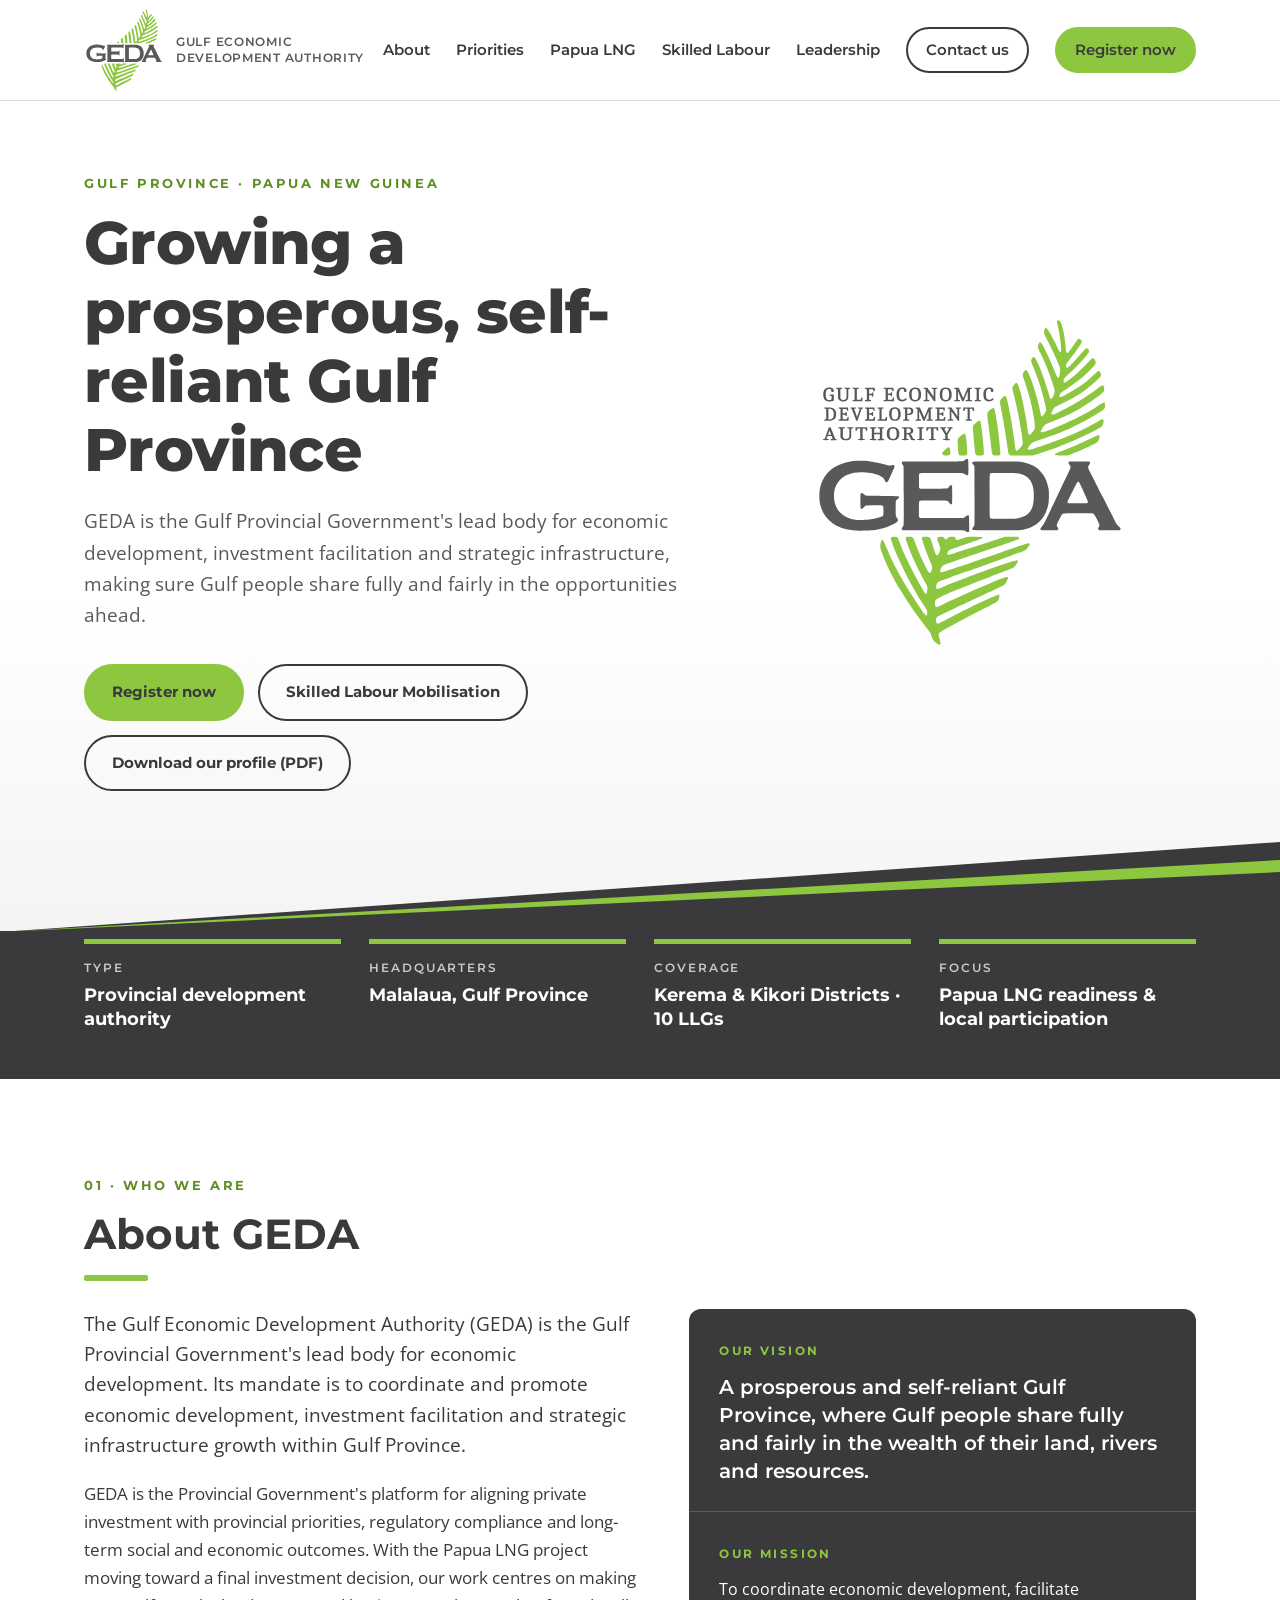
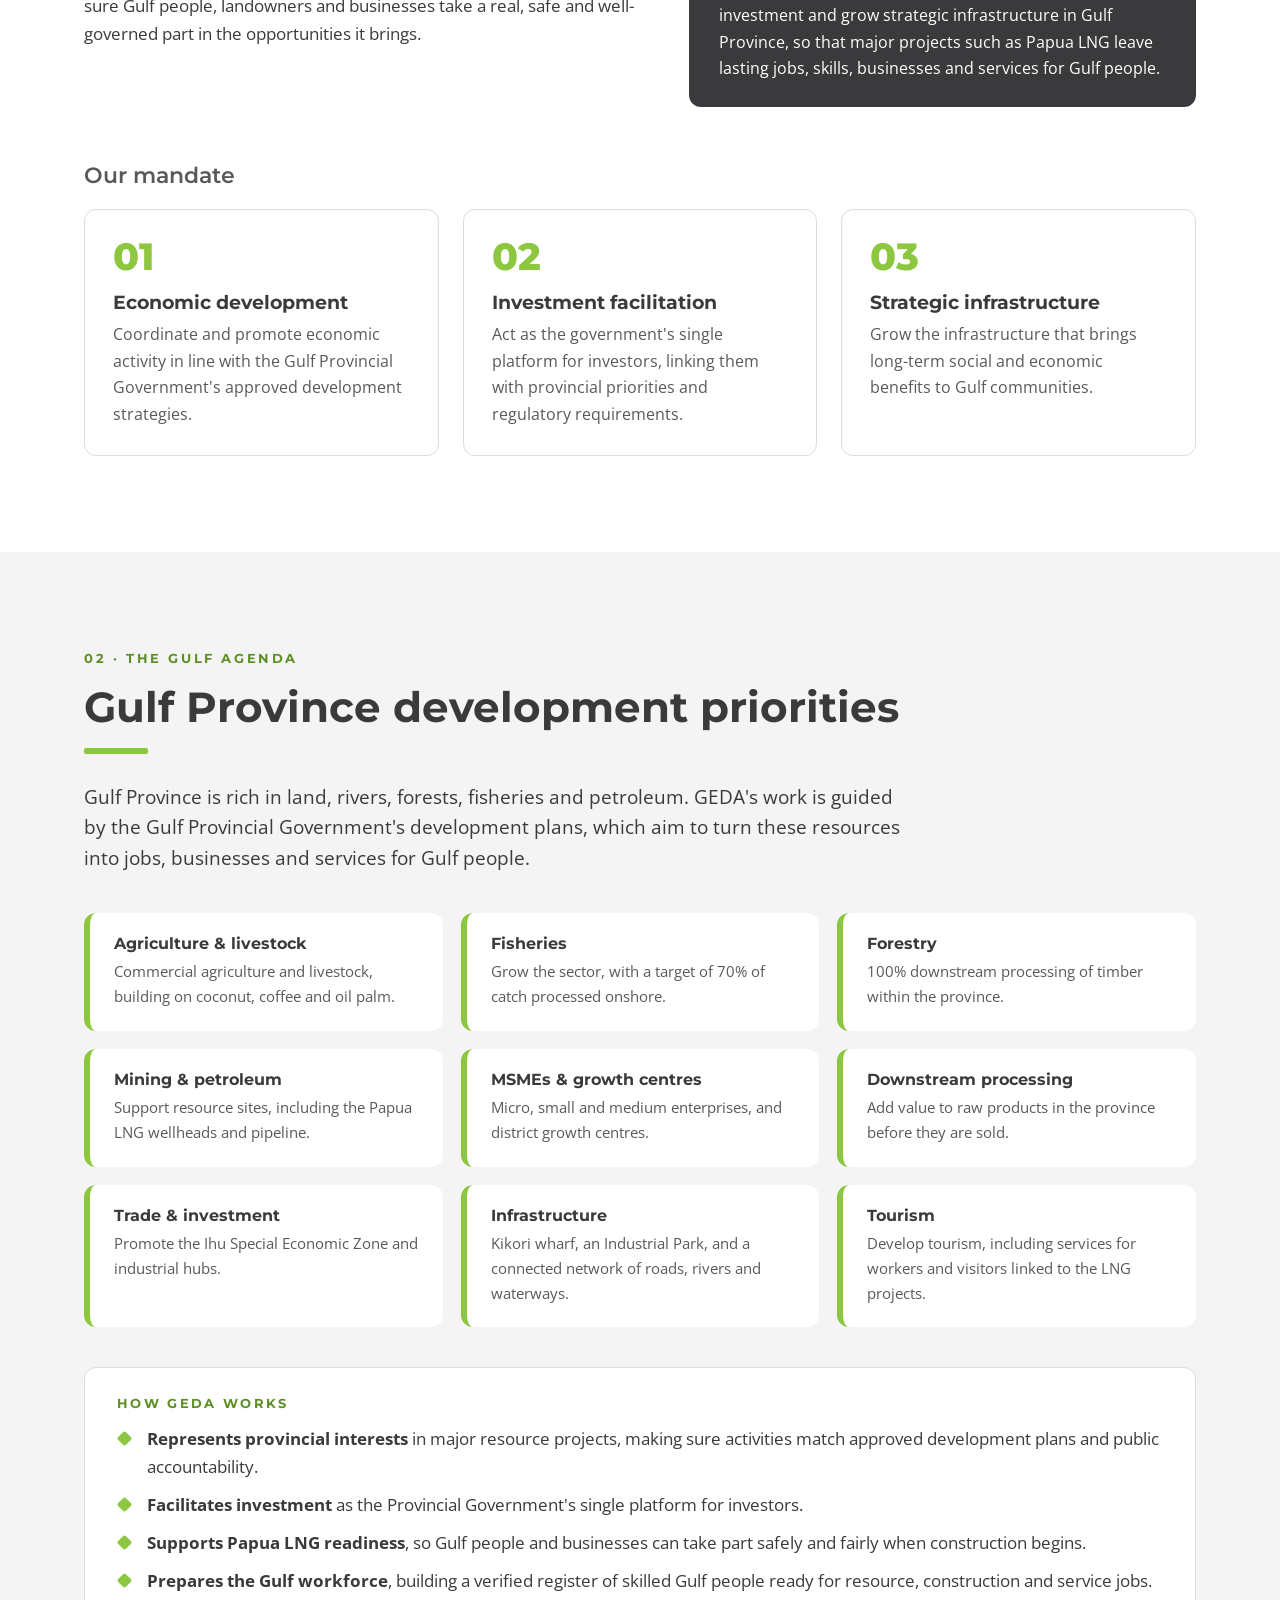
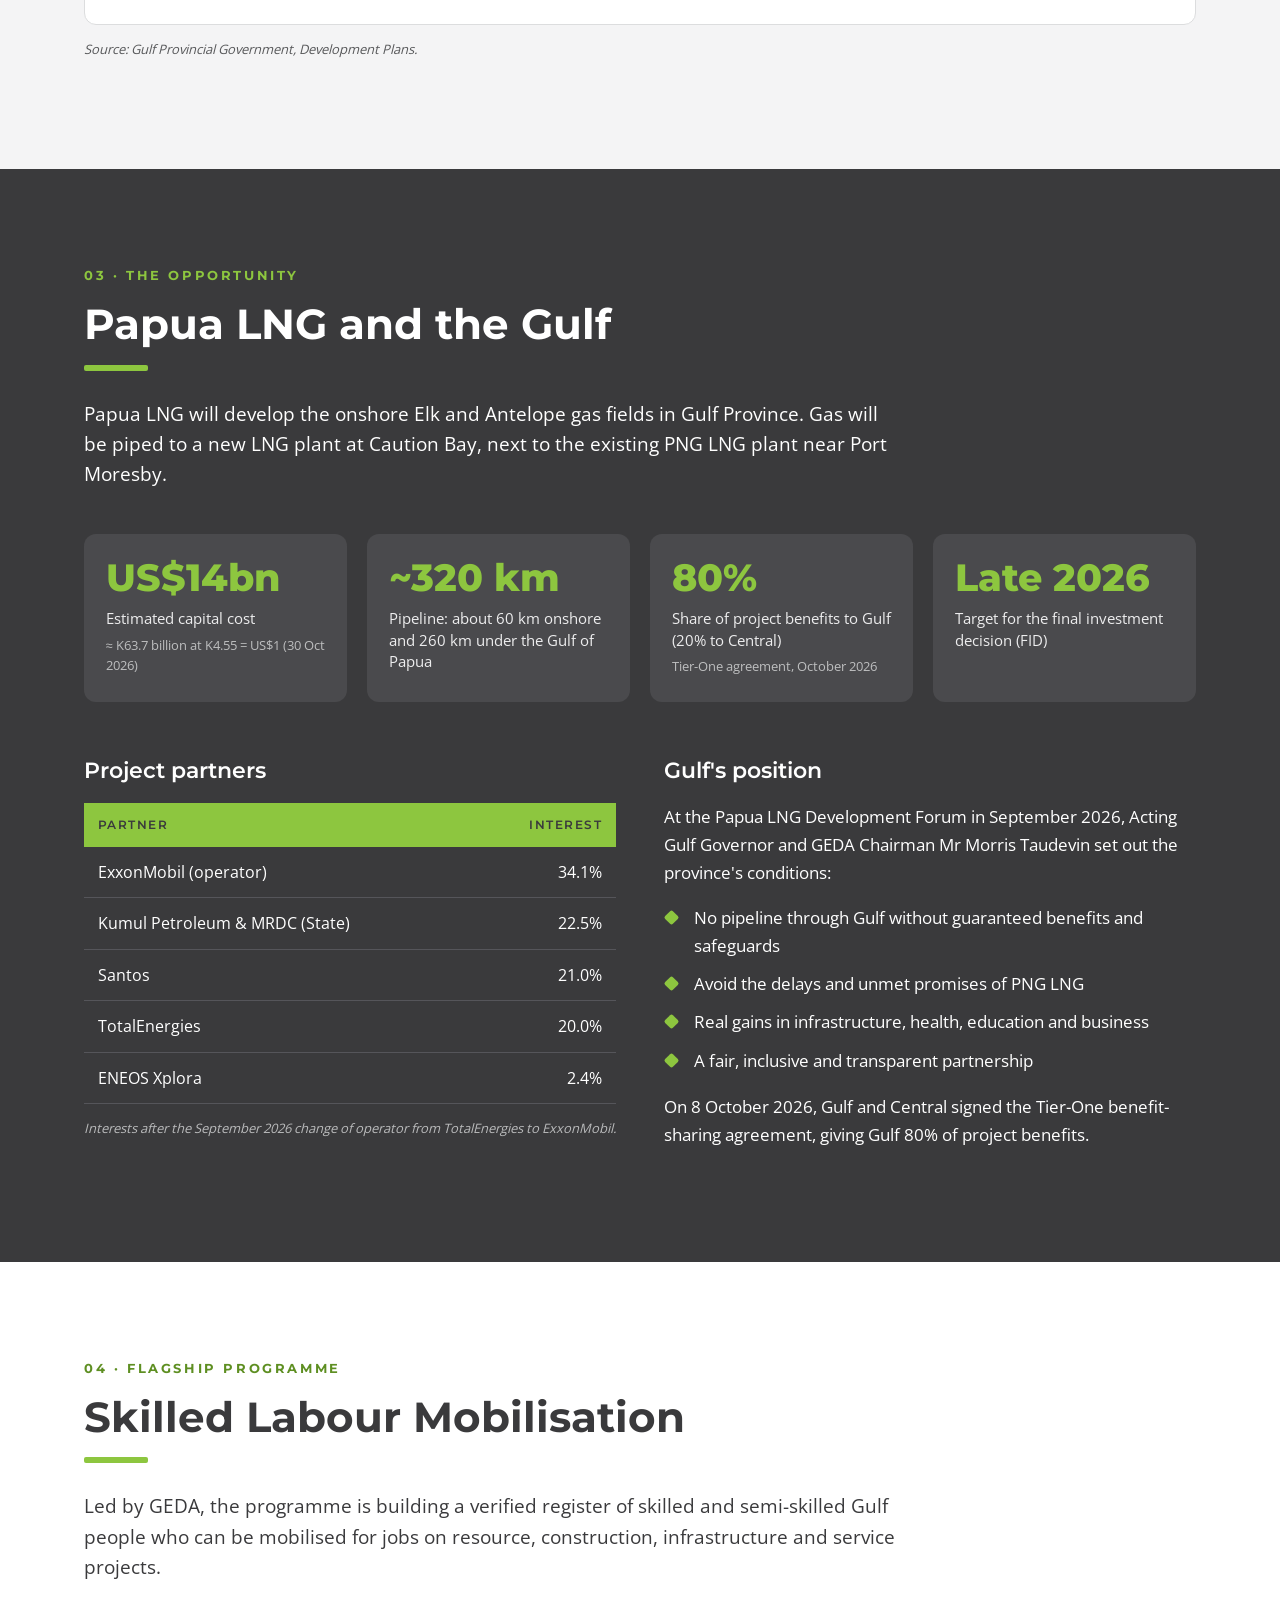
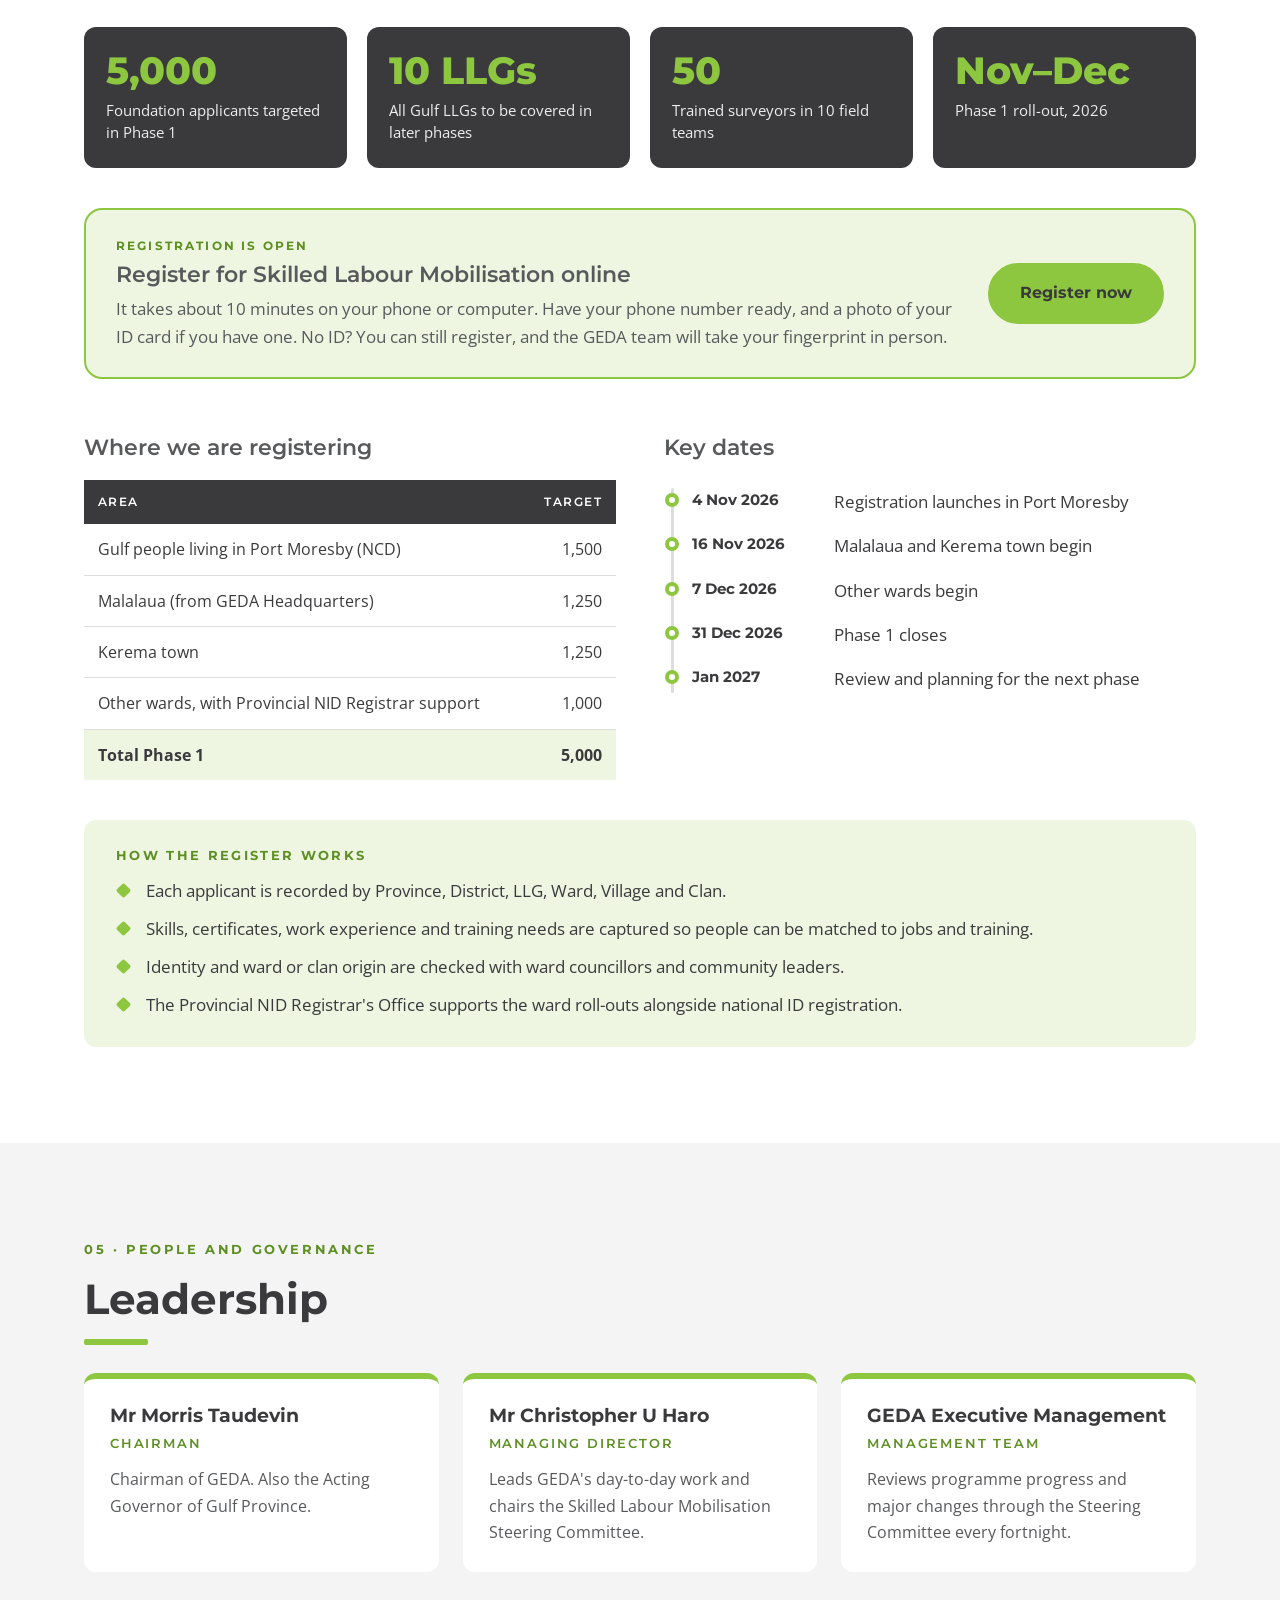
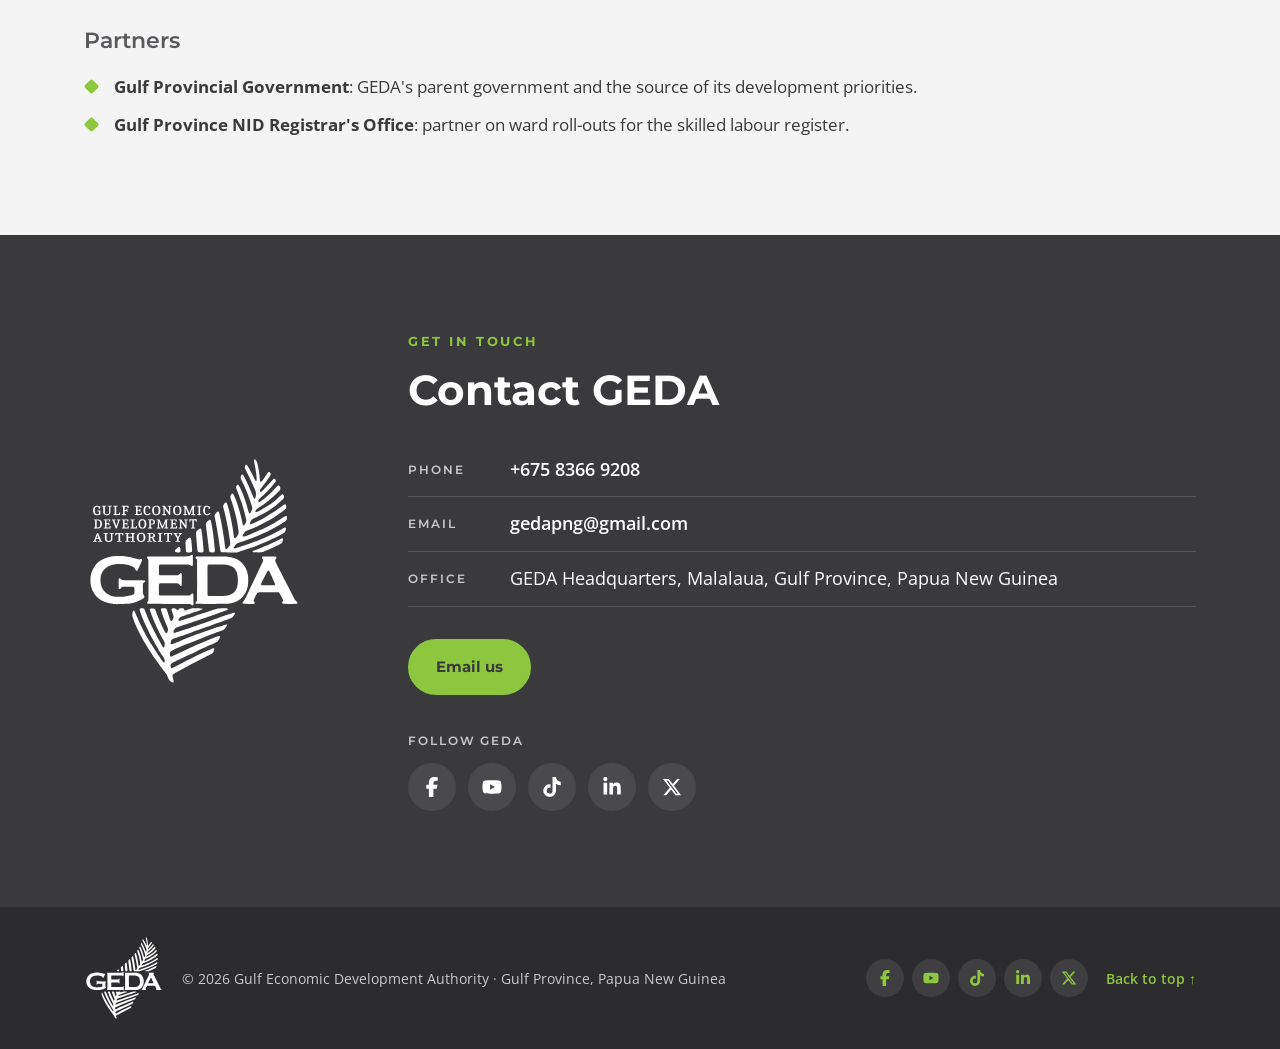
<file: index.html>
<!doctype html>
<html lang="en">
<head>
  <meta charset="utf-8">
  <meta name="viewport" content="width=device-width, initial-scale=1">
  <title>GEDA – Gulf Economic Development Authority</title>
  <meta name="description" content="The Gulf Economic Development Authority (GEDA) is the Gulf Provincial Government's lead body for economic development, investment facilitation and strategic infrastructure in Gulf Province, Papua New Guinea.">
  <meta name="theme-color" content="#3A3A3C">
  <link rel="icon" type="image/svg+xml" href="assets/img/favicon.svg">
  <link rel="apple-touch-icon" href="assets/img/apple-touch-icon.png">

  <!-- Social sharing preview -->
  <link rel="canonical" href="https://gedapng.org/">
  <meta property="og:type" content="website">
  <meta property="og:site_name" content="GEDA – Gulf Economic Development Authority">
  <meta property="og:url" content="https://gedapng.org/">
  <meta property="og:title" content="GEDA – Gulf Economic Development Authority">
  <meta property="og:description" content="Making sure Gulf people share fully and fairly in the opportunities of Papua LNG and the growth of Gulf Province.">
  <meta property="og:image" content="https://gedapng.org/assets/img/og-image.png">
  <meta property="og:image:type" content="image/png">
  <meta property="og:image:width" content="1200">
  <meta property="og:image:height" content="630">
  <meta property="og:image:alt" content="GEDA logo with the words Gulf Economic Development Authority, Gulf Province, Papua New Guinea">
  <meta property="og:locale" content="en_GB">
  <meta name="twitter:card" content="summary_large_image">
  <meta name="twitter:title" content="GEDA – Gulf Economic Development Authority">
  <meta name="twitter:description" content="Making sure Gulf people share fully and fairly in the opportunities of Papua LNG and the growth of Gulf Province.">
  <meta name="twitter:image" content="https://gedapng.org/assets/img/og-image.png">
  <meta name="twitter:site" content="@Gedapng">

  <!-- Organisation details for search engines -->
  <script type="application/ld+json">
{
  "@context": "https://schema.org",
  "@type": "GovernmentOrganization",
  "name": "Gulf Economic Development Authority",
  "alternateName": "GEDA",
  "url": "https://gedapng.org/",
  "logo": "https://gedapng.org/assets/img/apple-touch-icon.png",
  "email": "gedapng@gmail.com",
  "telephone": "+675 8366 9208",
  "address": {
    "@type": "PostalAddress",
    "addressLocality": "Malalaua",
    "addressRegion": "Gulf Province",
    "addressCountry": "PG"
  },
  "sameAs": [
    "https://www.facebook.com/GEDA.pg",
    "https://www.youtube.com/@gedapng",
    "https://www.tiktok.com/@gedapng",
    "https://www.linkedin.com/company/gedapng/",
    "https://x.com/Gedapng"
  ]
}
  </script>

  <link rel="preload" href="assets/fonts/montserrat-latin-700-normal.woff2" as="font" type="font/woff2" crossorigin>
  <link rel="preload" href="assets/fonts/open-sans-latin-400-normal.woff2" as="font" type="font/woff2" crossorigin>
  <link rel="stylesheet" href="styles.css">
</head>
<body>

<a class="skip" href="#main">Skip to content</a>

<!-- ===== Header ===== -->
<header class="site-header" id="top">
  <div class="wrap header-inner">
    <a class="brand" href="#top" aria-label="GEDA home">
      <img src="assets/img/geda-logo-full-colour-no-tagline.svg" alt="GEDA" width="80" height="86">
      <span class="brand-name">Gulf Economic<br>Development Authority</span>
    </a>
    <button class="nav-toggle" aria-expanded="false" aria-controls="site-nav" aria-label="Open menu">
      <span></span><span></span><span></span>
    </button>
    <nav class="site-nav" id="site-nav" aria-label="Main">
      <a href="#about">About</a>
      <a href="#priorities">Priorities</a>
      <a href="#papua-lng">Papua LNG</a>
      <a href="#skilled-labour">Skilled Labour</a>
      <a href="#leadership">Leadership</a>
      <a class="btn btn-small btn-ghost" href="#contact">Contact us</a>
      <a class="btn btn-small" href="register/">Register now</a>
    </nav>
  </div>
</header>

<main id="main">

<!-- ===== Hero ===== -->
<section class="hero">
  <div class="wrap hero-inner">
    <div class="hero-text">
      <p class="eyebrow">Gulf Province · Papua New Guinea</p>
      <h1>Growing a prosperous, self-reliant Gulf Province</h1>
      <p class="hero-lead">GEDA is the Gulf Provincial Government's lead body for economic development, investment facilitation and strategic infrastructure, making sure Gulf people share fully and fairly in the opportunities ahead.</p>
      <div class="hero-actions">
        <a class="btn" href="register/">Register now</a>
        <a class="btn btn-ghost" href="#skilled-labour">Skilled Labour Mobilisation</a>
        <a class="btn btn-ghost" href="assets/docs/geda-organisation-profile-2026.pdf" download>Download our profile (PDF)</a>
      </div>
    </div>
    <div class="hero-logo">
      <img src="assets/img/geda-logo-full-colour.svg" alt="GEDA – Gulf Economic Development Authority logo" width="320" height="343">
    </div>
  </div>
  <svg class="hero-wedge" viewBox="0 0 1440 90" preserveAspectRatio="none" aria-hidden="true">
    <polygon points="0,90 1440,0 1440,90" fill="#3A3A3C"/>
    <polygon points="0,90 1440,18 1440,30" fill="#8DC63F"/>
  </svg>
</section>

<!-- ===== Facts band ===== -->
<section class="facts" aria-label="GEDA at a glance">
  <div class="wrap facts-grid">
    <div><span class="k">Type</span><span class="v">Provincial development authority</span></div>
    <div><span class="k">Headquarters</span><span class="v">Malalaua, Gulf Province</span></div>
    <div><span class="k">Coverage</span><span class="v">Kerema &amp; Kikori Districts · 10 LLGs</span></div>
    <div><span class="k">Focus</span><span class="v">Papua LNG readiness &amp; local participation</span></div>
  </div>
</section>

<!-- ===== About ===== -->
<section class="section" id="about">
  <div class="wrap">
    <p class="kicker">01 · Who we are</p>
    <h2>About GEDA</h2>
    <div class="about-grid">
      <div>
        <p class="lead">The Gulf Economic Development Authority (GEDA) is the Gulf Provincial Government's lead body for economic development. Its mandate is to coordinate and promote economic development, investment facilitation and strategic infrastructure growth within Gulf Province.</p>
        <p>GEDA is the Provincial Government's platform for aligning private investment with provincial priorities, regulatory compliance and long-term social and economic outcomes. With the Papua LNG project moving toward a final investment decision, our work centres on making sure Gulf people, landowners and businesses take a real, safe and well-governed part in the opportunities it brings.</p>
      </div>
      <div class="vm">
        <div class="vm-item vm-vision">
          <span class="k">Our vision</span>
          <p>A prosperous and self-reliant Gulf Province, where Gulf people share fully and fairly in the wealth of their land, rivers and resources.</p>
        </div>
        <div class="vm-item">
          <span class="k">Our mission</span>
          <p>To coordinate economic development, facilitate investment and grow strategic infrastructure in Gulf Province, so that major projects such as Papua LNG leave lasting jobs, skills, businesses and services for Gulf people.</p>
        </div>
      </div>
    </div>

    <h3>Our mandate</h3>
    <div class="cards cards-3">
      <article class="card">
        <span class="num">01</span>
        <h4>Economic development</h4>
        <p>Coordinate and promote economic activity in line with the Gulf Provincial Government's approved development strategies.</p>
      </article>
      <article class="card">
        <span class="num">02</span>
        <h4>Investment facilitation</h4>
        <p>Act as the government's single platform for investors, linking them with provincial priorities and regulatory requirements.</p>
      </article>
      <article class="card">
        <span class="num">03</span>
        <h4>Strategic infrastructure</h4>
        <p>Grow the infrastructure that brings long-term social and economic benefits to Gulf communities.</p>
      </article>
    </div>
  </div>
</section>

<!-- ===== Priorities ===== -->
<section class="section section-tint" id="priorities">
  <div class="wrap">
    <p class="kicker">02 · The Gulf agenda</p>
    <h2>Gulf Province development priorities</h2>
    <p class="lead narrow">Gulf Province is rich in land, rivers, forests, fisheries and petroleum. GEDA's work is guided by the Gulf Provincial Government's development plans, which aim to turn these resources into jobs, businesses and services for Gulf people.</p>

    <div class="prio-grid">
      <div class="prio"><h4>Agriculture &amp; livestock</h4><p>Commercial agriculture and livestock, building on coconut, coffee and oil palm.</p></div>
      <div class="prio"><h4>Fisheries</h4><p>Grow the sector, with a target of 70% of catch processed onshore.</p></div>
      <div class="prio"><h4>Forestry</h4><p>100% downstream processing of timber within the province.</p></div>
      <div class="prio"><h4>Mining &amp; petroleum</h4><p>Support resource sites, including the Papua LNG wellheads and pipeline.</p></div>
      <div class="prio"><h4>MSMEs &amp; growth centres</h4><p>Micro, small and medium enterprises, and district growth centres.</p></div>
      <div class="prio"><h4>Downstream processing</h4><p>Add value to raw products in the province before they are sold.</p></div>
      <div class="prio"><h4>Trade &amp; investment</h4><p>Promote the Ihu Special Economic Zone and industrial hubs.</p></div>
      <div class="prio"><h4>Infrastructure</h4><p>Kikori wharf, an Industrial Park, and a connected network of roads, rivers and waterways.</p></div>
      <div class="prio"><h4>Tourism</h4><p>Develop tourism, including services for workers and visitors linked to the LNG projects.</p></div>
    </div>

    <div class="callout">
      <h4>How GEDA works</h4>
      <ul class="ticks">
        <li><b>Represents provincial interests</b> in major resource projects, making sure activities match approved development plans and public accountability.</li>
        <li><b>Facilitates investment</b> as the Provincial Government's single platform for investors.</li>
        <li><b>Supports Papua LNG readiness</b>, so Gulf people and businesses can take part safely and fairly when construction begins.</li>
        <li><b>Prepares the Gulf workforce</b>, building a verified register of skilled Gulf people ready for resource, construction and service jobs.</li>
      </ul>
    </div>
    <p class="source">Source: Gulf Provincial Government, Development Plans.</p>
  </div>
</section>

<!-- ===== Papua LNG ===== -->
<section class="section section-dark" id="papua-lng">
  <div class="wrap">
    <p class="kicker">03 · The opportunity</p>
    <h2>Papua LNG and the Gulf</h2>
    <p class="lead narrow">Papua LNG will develop the onshore Elk and Antelope gas fields in Gulf Province. Gas will be piped to a new LNG plant at Caution Bay, next to the existing PNG LNG plant near Port Moresby.</p>

    <div class="stats">
      <div class="stat"><span class="big">US$14bn</span><span class="lbl">Estimated capital cost</span><span class="sm">≈ K63.7 billion at K4.55 = US$1 (30 Oct 2026)</span></div>
      <div class="stat"><span class="big">~320 km</span><span class="lbl">Pipeline: about 60 km onshore and 260 km under the Gulf of Papua</span></div>
      <div class="stat"><span class="big">80%</span><span class="lbl">Share of project benefits to Gulf (20% to Central)</span><span class="sm">Tier-One agreement, October 2026</span></div>
      <div class="stat"><span class="big">Late 2026</span><span class="lbl">Target for the final investment decision (FID)</span></div>
    </div>

    <div class="lng-grid">
      <div>
        <h3>Project partners</h3>
        <table class="partners">
          <thead><tr><th scope="col">Partner</th><th scope="col">Interest</th></tr></thead>
          <tbody>
            <tr><td>ExxonMobil (operator)</td><td>34.1%</td></tr>
            <tr><td>Kumul Petroleum &amp; MRDC (State)</td><td>22.5%</td></tr>
            <tr><td>Santos</td><td>21.0%</td></tr>
            <tr><td>TotalEnergies</td><td>20.0%</td></tr>
            <tr><td>ENEOS Xplora</td><td>2.4%</td></tr>
          </tbody>
        </table>
        <p class="source">Interests after the September 2026 change of operator from TotalEnergies to ExxonMobil.</p>
      </div>
      <div>
        <h3>Gulf's position</h3>
        <p>At the Papua LNG Development Forum in September 2026, Acting Gulf Governor and GEDA Chairman Mr Morris Taudevin set out the province's conditions:</p>
        <ul class="ticks ticks-light">
          <li>No pipeline through Gulf without guaranteed benefits and safeguards</li>
          <li>Avoid the delays and unmet promises of PNG LNG</li>
          <li>Real gains in infrastructure, health, education and business</li>
          <li>A fair, inclusive and transparent partnership</li>
        </ul>
        <p>On 8 October 2026, Gulf and Central signed the Tier-One benefit-sharing agreement, giving Gulf 80% of project benefits.</p>
      </div>
    </div>
  </div>
</section>

<!-- ===== Skilled Labour ===== -->
<section class="section" id="skilled-labour">
  <div class="wrap">
    <p class="kicker">04 · Flagship programme</p>
    <h2>Skilled Labour Mobilisation</h2>
    <p class="lead narrow">Led by GEDA, the programme is building a verified register of skilled and semi-skilled Gulf people who can be mobilised for jobs on resource, construction, infrastructure and service projects.</p>

    <div class="stats stats-light">
      <div class="stat"><span class="big">5,000</span><span class="lbl">Foundation applicants targeted in Phase 1</span></div>
      <div class="stat"><span class="big">10 LLGs</span><span class="lbl">All Gulf LLGs to be covered in later phases</span></div>
      <div class="stat"><span class="big">50</span><span class="lbl">Trained surveyors in 10 field teams</span></div>
      <div class="stat"><span class="big">Nov–Dec</span><span class="lbl">Phase 1 roll-out, 2026</span></div>
    </div>

    <div class="register-cta">
      <div>
        <p class="register-cta-k">Registration is open</p>
        <h3>Register for Skilled Labour Mobilisation online</h3>
        <p>It takes about 10 minutes on your phone or computer. Have your phone number ready, and a photo of your ID card if you have one. No ID? You can still register, and the GEDA team will take your fingerprint in person.</p>
      </div>
      <a class="btn" href="register/">Register now</a>
    </div>

    <div class="slm-grid">
      <div>
        <h3>Where we are registering</h3>
        <table class="areas">
          <thead><tr><th scope="col">Area</th><th scope="col">Target</th></tr></thead>
          <tbody>
            <tr><td>Gulf people living in Port Moresby (NCD)</td><td>1,500</td></tr>
            <tr><td>Malalaua (from GEDA Headquarters)</td><td>1,250</td></tr>
            <tr><td>Kerema town</td><td>1,250</td></tr>
            <tr><td>Other wards, with Provincial NID Registrar support</td><td>1,000</td></tr>
            <tr class="total"><td>Total Phase 1</td><td>5,000</td></tr>
          </tbody>
        </table>
      </div>
      <div>
        <h3>Key dates</h3>
        <ol class="timeline">
          <li><b>4 Nov 2026</b><span>Registration launches in Port Moresby</span></li>
          <li><b>16 Nov 2026</b><span>Malalaua and Kerema town begin</span></li>
          <li><b>7 Dec 2026</b><span>Other wards begin</span></li>
          <li><b>31 Dec 2026</b><span>Phase 1 closes</span></li>
          <li><b>Jan 2027</b><span>Review and planning for the next phase</span></li>
        </ol>
      </div>
    </div>

    <div class="callout">
      <h4>How the register works</h4>
      <ul class="ticks">
        <li>Each applicant is recorded by Province, District, LLG, Ward, Village and Clan.</li>
        <li>Skills, certificates, work experience and training needs are captured so people can be matched to jobs and training.</li>
        <li>Identity and ward or clan origin are checked with ward councillors and community leaders.</li>
        <li>The Provincial NID Registrar's Office supports the ward roll-outs alongside national ID registration.</li>
      </ul>
    </div>
  </div>
</section>

<!-- ===== Leadership ===== -->
<section class="section section-tint" id="leadership">
  <div class="wrap">
    <p class="kicker">05 · People and governance</p>
    <h2>Leadership</h2>
    <div class="cards cards-3">
      <article class="person">
        <h4>Mr Morris Taudevin</h4>
        <p class="role">Chairman</p>
        <p>Chairman of GEDA. Also the Acting Governor of Gulf Province.</p>
      </article>
      <article class="person">
        <h4>Mr Christopher U Haro</h4>
        <p class="role">Managing Director</p>
        <p>Leads GEDA's day-to-day work and chairs the Skilled Labour Mobilisation Steering Committee.</p>
      </article>
      <article class="person">
        <h4>GEDA Executive Management</h4>
        <p class="role">Management team</p>
        <p>Reviews programme progress and major changes through the Steering Committee every fortnight.</p>
      </article>
    </div>

    <h3>Partners</h3>
    <ul class="ticks">
      <li><b>Gulf Provincial Government</b>: GEDA's parent government and the source of its development priorities.</li>
      <li><b>Gulf Province NID Registrar's Office</b>: partner on ward roll-outs for the skilled labour register.</li>
    </ul>
  </div>
</section>

<!-- ===== Contact ===== -->
<section class="contact" id="contact">
  <div class="wrap contact-inner">
    <img class="contact-logo" src="assets/img/geda-logo-white.svg" alt="GEDA" width="200" height="214">
    <div>
      <p class="kicker kicker-light">Get in touch</p>
      <h2>Contact GEDA</h2>
      <ul class="contact-list">
        <li><span class="k">Phone</span><a href="tel:+67583669208">+675 8366 9208</a></li>
        <li><span class="k">Email</span><a href="mailto:gedapng@gmail.com">gedapng@gmail.com</a></li>
        <li><span class="k">Office</span><span>GEDA Headquarters, Malalaua, Gulf Province, Papua New Guinea</span></li>
      </ul>
      <a class="btn" href="mailto:gedapng@gmail.com">Email us</a>
      <p class="follow-label">Follow GEDA</p>
      <!-- Social icons: Font Awesome Free 6.5.2 by @fontawesome, https://fontawesome.com, licence CC BY 4.0 -->
      <ul class="socials">
        <li><a href="https://www.facebook.com/GEDA.pg" target="_blank" rel="noopener" aria-label="GEDA on Facebook" title="Facebook"><svg viewBox="0 0 320 512" aria-hidden="true" focusable="false"><path d="M80 299.3V512H196V299.3h86.5l18-97.8H196V166.9c0-51.7 20.3-71.5 72.7-71.5c16.3 0 29.4 .4 37 1.2V7.9C291.4 4 256.4 0 236.2 0C129.3 0 80 50.5 80 159.4v42.1H14v97.8H80z"/></svg></a></li>
        <li><a href="https://www.youtube.com/@gedapng" target="_blank" rel="noopener" aria-label="GEDA on YouTube" title="YouTube"><svg viewBox="0 0 576 512" aria-hidden="true" focusable="false"><path d="M549.655 124.083c-6.281-23.65-24.787-42.276-48.284-48.597C458.781 64 288 64 288 64S117.22 64 74.629 75.486c-23.497 6.322-42.003 24.947-48.284 48.597-11.412 42.867-11.412 132.305-11.412 132.305s0 89.438 11.412 132.305c6.281 23.65 24.787 41.5 48.284 47.821C117.22 448 288 448 288 448s170.78 0 213.371-11.486c23.497-6.321 42.003-24.171 48.284-47.821 11.412-42.867 11.412-132.305 11.412-132.305s0-89.438-11.412-132.305zm-317.51 213.508V175.185l142.739 81.205-142.739 81.201z"/></svg></a></li>
        <li><a href="https://www.tiktok.com/@gedapng" target="_blank" rel="noopener" aria-label="GEDA on TikTok" title="TikTok"><svg viewBox="0 0 448 512" aria-hidden="true" focusable="false"><path d="M448,209.91a210.06,210.06,0,0,1-122.77-39.25V349.38A162.55,162.55,0,1,1,185,188.31V278.2a74.62,74.62,0,1,0,52.23,71.18V0l88,0a121.18,121.18,0,0,0,1.86,22.17h0A122.18,122.18,0,0,0,381,102.39a121.43,121.43,0,0,0,67,20.14Z"/></svg></a></li>
        <li><a href="https://www.linkedin.com/company/gedapng/" target="_blank" rel="noopener" aria-label="GEDA on LinkedIn" title="LinkedIn"><svg viewBox="0 0 448 512" aria-hidden="true" focusable="false"><path d="M100.28 448H7.4V148.9h92.88zM53.79 108.1C24.09 108.1 0 83.5 0 53.8a53.79 53.79 0 0 1 107.58 0c0 29.7-24.1 54.3-53.79 54.3zM447.9 448h-92.68V302.4c0-34.7-.7-79.2-48.29-79.2-48.29 0-55.69 37.7-55.69 76.7V448h-92.78V148.9h89.08v40.8h1.3c12.4-23.5 42.69-48.3 87.88-48.3 94 0 111.28 61.9 111.28 142.3V448z"/></svg></a></li>
        <li><a href="https://x.com/Gedapng" target="_blank" rel="noopener" aria-label="GEDA on X" title="X"><svg viewBox="0 0 512 512" aria-hidden="true" focusable="false"><path d="M389.2 48h70.6L305.6 224.2 487 464H345L233.7 318.6 106.5 464H35.8L200.7 275.5 26.8 48H172.4L272.9 180.9 389.2 48zM364.4 421.8h39.1L151.1 88h-42L364.4 421.8z"/></svg></a></li>
      </ul>
    </div>
  </div>
</section>

</main>

<footer class="site-footer">
  <div class="wrap footer-inner">
    <img src="assets/img/geda-logo-white-no-tagline.svg" alt="GEDA" width="80" height="86">
    <p>© <span id="year">2026</span> Gulf Economic Development Authority · Gulf Province, Papua New Guinea</p>
    <ul class="socials socials-small">
      <li><a href="https://www.facebook.com/GEDA.pg" target="_blank" rel="noopener" aria-label="GEDA on Facebook" title="Facebook"><svg viewBox="0 0 320 512" aria-hidden="true" focusable="false"><path d="M80 299.3V512H196V299.3h86.5l18-97.8H196V166.9c0-51.7 20.3-71.5 72.7-71.5c16.3 0 29.4 .4 37 1.2V7.9C291.4 4 256.4 0 236.2 0C129.3 0 80 50.5 80 159.4v42.1H14v97.8H80z"/></svg></a></li>
      <li><a href="https://www.youtube.com/@gedapng" target="_blank" rel="noopener" aria-label="GEDA on YouTube" title="YouTube"><svg viewBox="0 0 576 512" aria-hidden="true" focusable="false"><path d="M549.655 124.083c-6.281-23.65-24.787-42.276-48.284-48.597C458.781 64 288 64 288 64S117.22 64 74.629 75.486c-23.497 6.322-42.003 24.947-48.284 48.597-11.412 42.867-11.412 132.305-11.412 132.305s0 89.438 11.412 132.305c6.281 23.65 24.787 41.5 48.284 47.821C117.22 448 288 448 288 448s170.78 0 213.371-11.486c23.497-6.321 42.003-24.171 48.284-47.821 11.412-42.867 11.412-132.305 11.412-132.305s0-89.438-11.412-132.305zm-317.51 213.508V175.185l142.739 81.205-142.739 81.201z"/></svg></a></li>
      <li><a href="https://www.tiktok.com/@gedapng" target="_blank" rel="noopener" aria-label="GEDA on TikTok" title="TikTok"><svg viewBox="0 0 448 512" aria-hidden="true" focusable="false"><path d="M448,209.91a210.06,210.06,0,0,1-122.77-39.25V349.38A162.55,162.55,0,1,1,185,188.31V278.2a74.62,74.62,0,1,0,52.23,71.18V0l88,0a121.18,121.18,0,0,0,1.86,22.17h0A122.18,122.18,0,0,0,381,102.39a121.43,121.43,0,0,0,67,20.14Z"/></svg></a></li>
      <li><a href="https://www.linkedin.com/company/gedapng/" target="_blank" rel="noopener" aria-label="GEDA on LinkedIn" title="LinkedIn"><svg viewBox="0 0 448 512" aria-hidden="true" focusable="false"><path d="M100.28 448H7.4V148.9h92.88zM53.79 108.1C24.09 108.1 0 83.5 0 53.8a53.79 53.79 0 0 1 107.58 0c0 29.7-24.1 54.3-53.79 54.3zM447.9 448h-92.68V302.4c0-34.7-.7-79.2-48.29-79.2-48.29 0-55.69 37.7-55.69 76.7V448h-92.78V148.9h89.08v40.8h1.3c12.4-23.5 42.69-48.3 87.88-48.3 94 0 111.28 61.9 111.28 142.3V448z"/></svg></a></li>
      <li><a href="https://x.com/Gedapng" target="_blank" rel="noopener" aria-label="GEDA on X" title="X"><svg viewBox="0 0 512 512" aria-hidden="true" focusable="false"><path d="M389.2 48h70.6L305.6 224.2 487 464H345L233.7 318.6 106.5 464H35.8L200.7 275.5 26.8 48H172.4L272.9 180.9 389.2 48zM364.4 421.8h39.1L151.1 88h-42L364.4 421.8z"/></svg></a></li>
    </ul>
    <a href="#top">Back to top ↑</a>
  </div>
</footer>

<script src="script.js"></script>
</body>
</html>
</file>
<file: styles.css>
/* =========================================================
   GEDA – Gulf Economic Development Authority
   Colours and fonts follow the GEDA Brand Style Guide
   ========================================================= */

@font-face{font-family:"Montserrat";font-weight:500;font-display:swap;src:url(assets/fonts/montserrat-latin-500-normal.woff2) format("woff2")}
@font-face{font-family:"Montserrat";font-weight:600;font-display:swap;src:url(assets/fonts/montserrat-latin-600-normal.woff2) format("woff2")}
@font-face{font-family:"Montserrat";font-weight:700;font-display:swap;src:url(assets/fonts/montserrat-latin-700-normal.woff2) format("woff2")}
@font-face{font-family:"Montserrat";font-weight:800;font-display:swap;src:url(assets/fonts/montserrat-latin-800-normal.woff2) format("woff2")}
@font-face{font-family:"Open Sans";font-weight:400;font-display:swap;src:url(assets/fonts/open-sans-latin-400-normal.woff2) format("woff2")}
@font-face{font-family:"Open Sans";font-weight:600;font-display:swap;src:url(assets/fonts/open-sans-latin-600-normal.woff2) format("woff2")}
@font-face{font-family:"Open Sans";font-weight:700;font-display:swap;src:url(assets/fonts/open-sans-latin-700-normal.woff2) format("woff2")}

:root{
  /* Brand colours */
  --green:#8DC63F;        /* Leaf Green – primary */
  --green-dark:#5E8F22;   /* darker green for small text on white */
  --green-tint:#EEF6E2;
  --charcoal:#3A3A3C;     /* Charcoal – primary */
  --slate:#58595B;        /* Slate Grey – primary */
  --white:#FFFFFF;
  --mist:#F4F4F5;
  --line:#DCDDDE;

  --head:"Montserrat",Arial,sans-serif;
  --body:"Open Sans",Arial,sans-serif;
  --radius:12px;
  --wrap:1160px;
}

*,*::before,*::after{box-sizing:border-box}
html{scroll-behavior:smooth;scroll-padding-top:108px}
body{margin:0;font-family:var(--body);font-size:17px;line-height:1.65;color:var(--charcoal);background:var(--white);-webkit-font-smoothing:antialiased}
img{max-width:100%;height:auto;display:block}
a{color:var(--green-dark)}
a:focus-visible,button:focus-visible{outline:3px solid var(--green);outline-offset:3px;border-radius:4px}
h1,h2,h3,h4{font-family:var(--head);line-height:1.15;margin:0;color:var(--charcoal)}
p{margin:0 0 1em}
.wrap{max-width:var(--wrap);margin:0 auto;padding:0 24px}
.skip{position:absolute;left:-999px;top:8px;background:var(--charcoal);color:#fff;padding:8px 14px;border-radius:6px;z-index:100}
.skip:focus{left:16px}

/* ---------- Buttons ---------- */
.btn{display:inline-block;font-family:var(--head);font-weight:700;font-size:15px;text-decoration:none;color:var(--charcoal);background:var(--green);padding:14px 26px;border-radius:999px;border:2px solid var(--green);transition:transform .15s ease,background .15s ease}
.btn:hover{transform:translateY(-2px);background:#9BD04F}
.btn-ghost{background:transparent;color:var(--charcoal);border-color:var(--charcoal)}
.btn-ghost:hover{background:var(--charcoal);color:#fff}
.btn-small{padding:9px 18px;font-size:14px}

/* ---------- Header ---------- */
.site-header{position:sticky;top:0;z-index:50;background:rgba(255,255,255,.96);backdrop-filter:saturate(1.4) blur(8px);border-bottom:1px solid var(--line)}
.header-inner{display:flex;align-items:center;justify-content:space-between;height:100px}
.brand{display:flex;align-items:center;gap:12px;text-decoration:none}
.brand img{width:80px;height:auto} /* brand guide: short lockup min 80px on screen */
.brand-name{font-family:var(--head);font-weight:600;font-size:12px;letter-spacing:.06em;text-transform:uppercase;color:var(--slate);line-height:1.3}
.site-nav{display:flex;align-items:center;gap:26px}
.site-nav a{font-family:var(--head);font-weight:600;font-size:15px;color:var(--charcoal);text-decoration:none}
.site-nav a:not(.btn):hover{color:var(--green-dark)}
.site-nav .btn{color:var(--charcoal)}
.nav-toggle{display:none;background:none;border:0;width:44px;height:44px;padding:10px;cursor:pointer}
.nav-toggle span{display:block;height:3px;background:var(--charcoal);border-radius:2px;margin:5px 0;transition:transform .2s ease,opacity .2s ease}
.nav-toggle[aria-expanded="true"] span:nth-child(1){transform:translateY(8px) rotate(45deg)}
.nav-toggle[aria-expanded="true"] span:nth-child(2){opacity:0}
.nav-toggle[aria-expanded="true"] span:nth-child(3){transform:translateY(-8px) rotate(-45deg)}

/* ---------- Hero ---------- */
.hero{position:relative;padding:72px 0 140px;background:linear-gradient(180deg,#fff 0%,#fff 60%,var(--mist) 100%);overflow:hidden}
.hero-inner{display:grid;grid-template-columns:1.35fr 1fr;gap:48px;align-items:center}
.eyebrow,.kicker{font-family:var(--head);font-weight:700;font-size:13px;letter-spacing:.2em;text-transform:uppercase;color:var(--green-dark);margin:0 0 14px}
.hero h1{font-size:clamp(34px,5.2vw,60px);font-weight:800;letter-spacing:-.01em}
.hero-lead{font-size:19px;color:var(--slate);margin:22px 0 32px;max-width:600px}
.hero-actions{display:flex;flex-wrap:wrap;gap:14px}
.hero-logo{display:flex;justify-content:center}
.hero-logo img{width:min(320px,80%)}
.hero-wedge{position:absolute;left:0;bottom:-1px;width:100%;height:90px}

/* ---------- Facts band ---------- */
.facts{background:var(--charcoal);color:#fff;padding:8px 0 48px}
.facts-grid{display:grid;grid-template-columns:repeat(4,1fr);gap:28px}
.facts-grid>div{border-top:5px solid var(--green);padding-top:14px}
.facts .k{display:block;font-family:var(--head);font-weight:600;font-size:12px;letter-spacing:.16em;text-transform:uppercase;color:#C9CACB}
.facts .v{display:block;font-family:var(--head);font-weight:700;font-size:18px;margin-top:6px;line-height:1.3}

/* ---------- Sections ---------- */
.section{padding:96px 0}
.section-tint{background:var(--mist)}
.section-dark{background:var(--charcoal);color:#fff}
.section-dark h2,.section-dark h3,.section-dark h4{color:#fff}
.section-dark .kicker{color:var(--green)}
.section h2{font-size:clamp(28px,3.6vw,42px);font-weight:700;margin-bottom:28px}
.section h2::after{content:"";display:block;width:64px;height:6px;background:var(--green);margin-top:16px;border-radius:2px}
.section h3{font-size:22px;font-weight:600;color:var(--slate);margin:56px 0 20px}
.section-dark h3{color:#fff}
.lead{font-size:19px;line-height:1.6}
.narrow{max-width:820px}
.source{font-size:13px;color:var(--slate);font-style:italic;margin-top:14px}
.section-dark .source{color:#B9BABB}

/* About */
.about-grid{display:grid;grid-template-columns:1.1fr 1fr;gap:48px;align-items:start}
.vm{background:var(--charcoal);border-radius:var(--radius);overflow:hidden}
.vm-item{padding:26px 30px}
.vm-item+.vm-item{border-top:1px solid #5A5A5D}
.vm .k{font-family:var(--head);font-weight:700;font-size:12px;letter-spacing:.2em;text-transform:uppercase;color:var(--green)}
.vm p{color:#fff;margin:10px 0 0;font-size:16px}
.vm-vision p{font-family:var(--head);font-weight:600;font-size:20px;line-height:1.4}

/* Cards */
.cards{display:grid;gap:24px}
.cards-3{grid-template-columns:repeat(3,1fr)}
.card{border:1px solid var(--line);border-radius:var(--radius);padding:28px;background:#fff;transition:transform .2s ease,box-shadow .2s ease}
.card:hover{transform:translateY(-4px);box-shadow:0 14px 30px rgba(58,58,60,.09)}
.card .num{font-family:var(--head);font-weight:800;font-size:38px;color:var(--green);line-height:1}
.card h4{font-size:19px;margin:14px 0 8px}
.card p{margin:0;color:var(--slate);font-size:16px}

/* Priorities */
.prio-grid{display:grid;grid-template-columns:repeat(3,1fr);gap:18px;margin-top:40px}
.prio{background:#fff;border-radius:var(--radius);padding:22px 24px;border-left:6px solid var(--green)}
.prio h4{font-size:16px;margin-bottom:6px}
.prio p{margin:0;font-size:15px;color:var(--slate)}

/* Callout + ticks */
.callout{background:var(--green-tint);border-radius:var(--radius);padding:28px 32px;margin-top:40px}
.section-tint .callout{background:#fff;border:1px solid var(--line)}
.callout h4{font-size:13px;letter-spacing:.18em;text-transform:uppercase;color:var(--green-dark);margin-bottom:14px}
.ticks{list-style:none;padding:0;margin:0}
.ticks li{position:relative;padding-left:30px;margin-bottom:10px}
.ticks li::before{content:"";position:absolute;left:2px;top:8px;width:11px;height:11px;background:var(--green);border-radius:2px;transform:rotate(45deg)}
.ticks li:last-child{margin-bottom:0}
.ticks-light{margin-bottom:18px}

/* Stats */
.stats{display:grid;grid-template-columns:repeat(4,1fr);gap:20px;margin:44px 0 8px}
.stat{background:#4A4A4D;border-radius:var(--radius);padding:24px 22px}
.stat .big{display:block;font-family:var(--head);font-weight:800;font-size:clamp(28px,3vw,38px);color:var(--green);line-height:1.05}
.stat .lbl{display:block;margin-top:10px;font-size:15px;line-height:1.45;color:#EDEDEE}
.stat .sm{display:block;margin-top:6px;font-size:12.5px;color:#BDBEBF}
.stats-light .stat{background:var(--charcoal)}

/* Tables */
table{width:100%;border-collapse:collapse;font-size:16px}
th{font-family:var(--head);font-weight:600;font-size:12px;letter-spacing:.12em;text-transform:uppercase;text-align:left;padding:12px 14px;background:var(--charcoal);color:#fff}
th:last-child,td:last-child{text-align:right;white-space:nowrap}
td{padding:12px 14px;border-bottom:1px solid var(--line)}
tr.total td{background:var(--green-tint);font-weight:700;border-bottom:0}
.section-dark th{background:var(--green);color:var(--charcoal)}
.section-dark td{border-bottom-color:#55555A}
.lng-grid,.slm-grid{display:grid;grid-template-columns:1fr 1fr;gap:48px}
.lng-grid h3,.slm-grid h3{margin-top:48px}
.ticks-light li{color:#fff}

/* Timeline */
.timeline{list-style:none;margin:0;padding:0 0 0 28px;position:relative}
.timeline::before{content:"";position:absolute;left:7px;top:8px;bottom:8px;width:3px;background:var(--line);border-radius:2px}
.timeline li{position:relative;display:grid;grid-template-columns:130px 1fr;gap:12px;padding:8px 0}
.timeline li::before{content:"";position:absolute;left:-27px;top:13px;width:14px;height:14px;border-radius:50%;background:#fff;border:4px solid var(--green)}
.timeline b{font-family:var(--head);font-size:15px}

/* People */
.person{background:#fff;border-radius:var(--radius);border-top:6px solid var(--green);padding:26px}
.person h4{font-size:19px}
.person .role{font-family:var(--head);font-weight:600;font-size:13px;letter-spacing:.14em;text-transform:uppercase;color:var(--green-dark);margin:6px 0 12px}
.person p:last-child{margin:0;color:var(--slate);font-size:16px}

/* Contact */
.contact{background:var(--charcoal);color:#fff;padding:96px 0}
.contact-inner{display:grid;grid-template-columns:260px 1fr;gap:64px;align-items:center}
.contact-logo{width:220px}
.contact h2{color:#fff;font-size:clamp(28px,3.6vw,42px);margin-bottom:28px}
.kicker-light{color:var(--green)}
.contact-list{list-style:none;padding:0;margin:0 0 32px}
.contact-list li{display:grid;grid-template-columns:90px 1fr;gap:12px;padding:12px 0;border-bottom:1px solid #55555A;font-size:18px}
.contact-list .k{font-family:var(--head);font-weight:600;font-size:12px;letter-spacing:.16em;text-transform:uppercase;color:#C9CACB;padding-top:5px}
.contact-list a{color:#fff;text-decoration:none;font-weight:600}
.contact-list a:hover{color:var(--green)}

/* Social icons */
.follow-label{font-family:var(--head);font-weight:600;font-size:12px;letter-spacing:.16em;text-transform:uppercase;color:#C9CACB;margin:36px 0 12px}
.socials{list-style:none;display:flex;flex-wrap:wrap;gap:12px;padding:0;margin:0}
.socials a{display:flex;align-items:center;justify-content:center;width:48px;height:48px;border-radius:50%;background:#4A4A4D;color:#fff;transition:background .15s ease,color .15s ease,transform .15s ease}
.socials a:hover{background:var(--green);color:var(--charcoal);transform:translateY(-2px)}
.socials svg{width:20px;height:20px;fill:currentColor}
.socials-small{gap:8px}
.socials-small a{width:38px;height:38px;background:#3F3F42}
.socials-small svg{width:16px;height:16px}

/* Footer */
.site-footer{background:#2C2C2E;color:#C9CACB;padding:28px 0;font-size:14px}
.footer-inner{display:flex;align-items:center;gap:18px}
.footer-inner img{width:80px}
.footer-inner p{margin:0;flex:1}
.footer-inner a{color:var(--green);text-decoration:none;font-weight:600}

/* Reveal animation */
.reveal{opacity:0;transform:translateY(18px);transition:opacity .6s ease,transform .6s ease}
.reveal.in{opacity:1;transform:none}
@media (prefers-reduced-motion:reduce){html{scroll-behavior:auto}.reveal{opacity:1;transform:none;transition:none}.card,.btn{transition:none}}

/* ---------- Responsive ---------- */
@media (max-width:1000px){
  .stats{grid-template-columns:repeat(2,1fr)}
  .prio-grid{grid-template-columns:repeat(2,1fr)}
  .facts-grid{grid-template-columns:repeat(2,1fr)}
}
@media (max-width:860px){
  .nav-toggle{display:block}
  .site-nav{position:absolute;top:100px;left:0;right:0;flex-direction:column;align-items:stretch;gap:0;background:#fff;border-bottom:1px solid var(--line);padding:8px 24px 20px;display:none}
  .site-nav.open{display:flex}
  .site-nav a{padding:14px 0;border-bottom:1px solid var(--mist)}
  .site-nav .btn{margin-top:14px;text-align:center;border-bottom:2px solid var(--green)}
  .hero{padding:48px 0 110px}
  .hero-inner,.about-grid,.lng-grid,.slm-grid,.contact-inner{grid-template-columns:1fr}
  .hero-logo{order:-1;justify-content:flex-start}
  .hero-logo img{width:180px}
  .cards-3{grid-template-columns:1fr}
  .contact-inner{gap:32px}
  .contact-logo{width:160px}
  .section{padding:72px 0}
}
@media (max-width:560px){
  body{font-size:16px}
  .wrap{padding:0 16px}
  .brand-name{display:none}
  .prio-grid,.facts-grid{grid-template-columns:1fr}
  .stats{grid-template-columns:1fr 1fr;gap:12px}
  .stat{padding:18px 16px}
  .stat .big{font-size:26px}
  .stat .lbl{font-size:14px}
  .hero-lead,.lead{font-size:17px}
  .btn{width:100%;text-align:center}
  .callout{padding:22px 20px}
  .timeline li{grid-template-columns:1fr;gap:0}
  .contact-list li{grid-template-columns:1fr;gap:2px;font-size:16px}
  .footer-inner{flex-direction:column;text-align:center}
  .socials-small{justify-content:center}
  td,th{padding:10px}
}

/* Register now call-to-action (added 2026-11-11) */
.register-cta{display:flex;align-items:center;gap:28px;background:var(--green-tint);border:2px solid var(--green);border-radius:18px;padding:26px 30px;margin:40px 0 8px}
.register-cta h3{margin:0 0 8px}
.register-cta p{margin:0;color:var(--slate)}
.register-cta .register-cta-k{font-family:var(--head);font-weight:700;font-size:12px;letter-spacing:.18em;text-transform:uppercase;color:var(--green-dark);margin:0 0 6px}
.register-cta .btn{flex:0 0 auto;font-size:16px;padding:15px 30px}
.site-nav .btn-ghost{color:var(--charcoal)}
.site-nav .btn-ghost:hover{color:#fff}
@media (max-width:1000px){.site-nav{gap:18px}}
@media (max-width:860px){.site-nav .btn + .btn{margin-top:10px}.site-nav .btn-ghost{border-bottom-color:var(--charcoal)}}
@media (max-width:700px){.register-cta{flex-direction:column;align-items:stretch;padding:22px 20px;gap:18px}}
</file>
